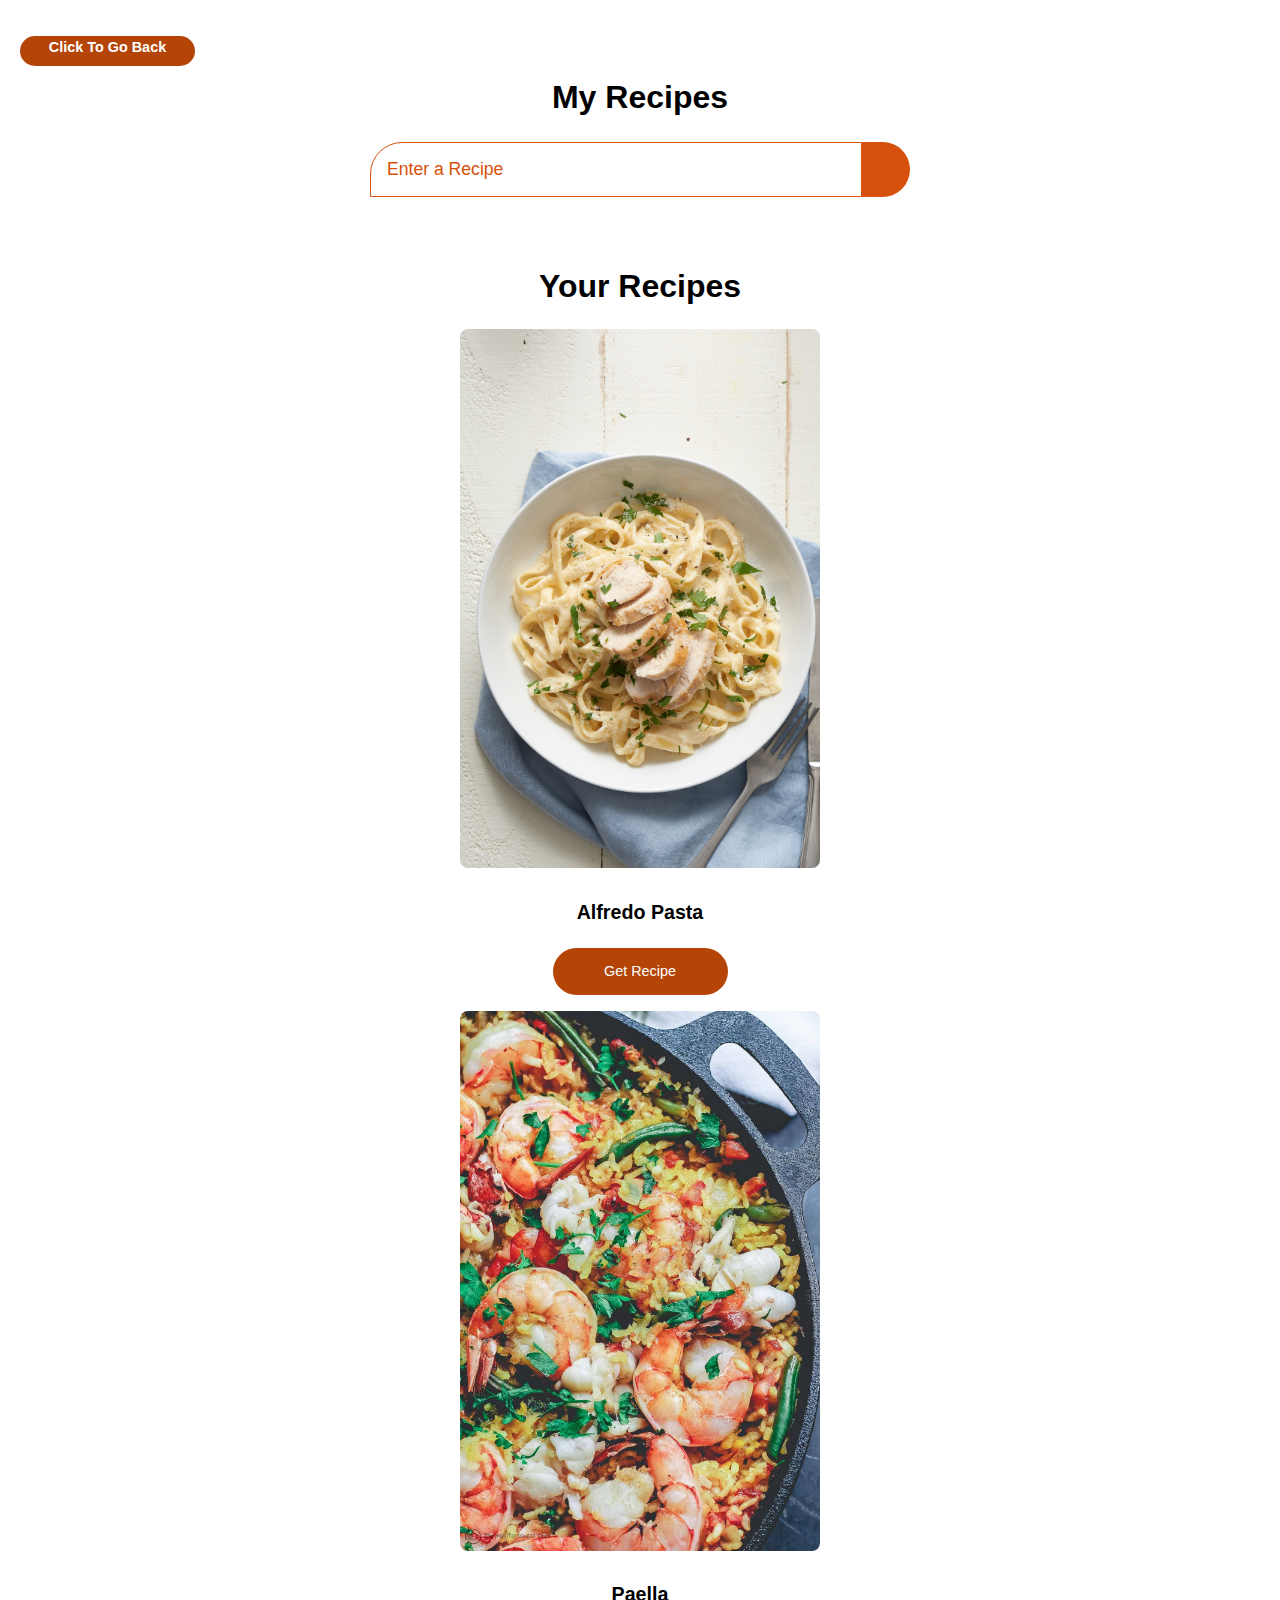
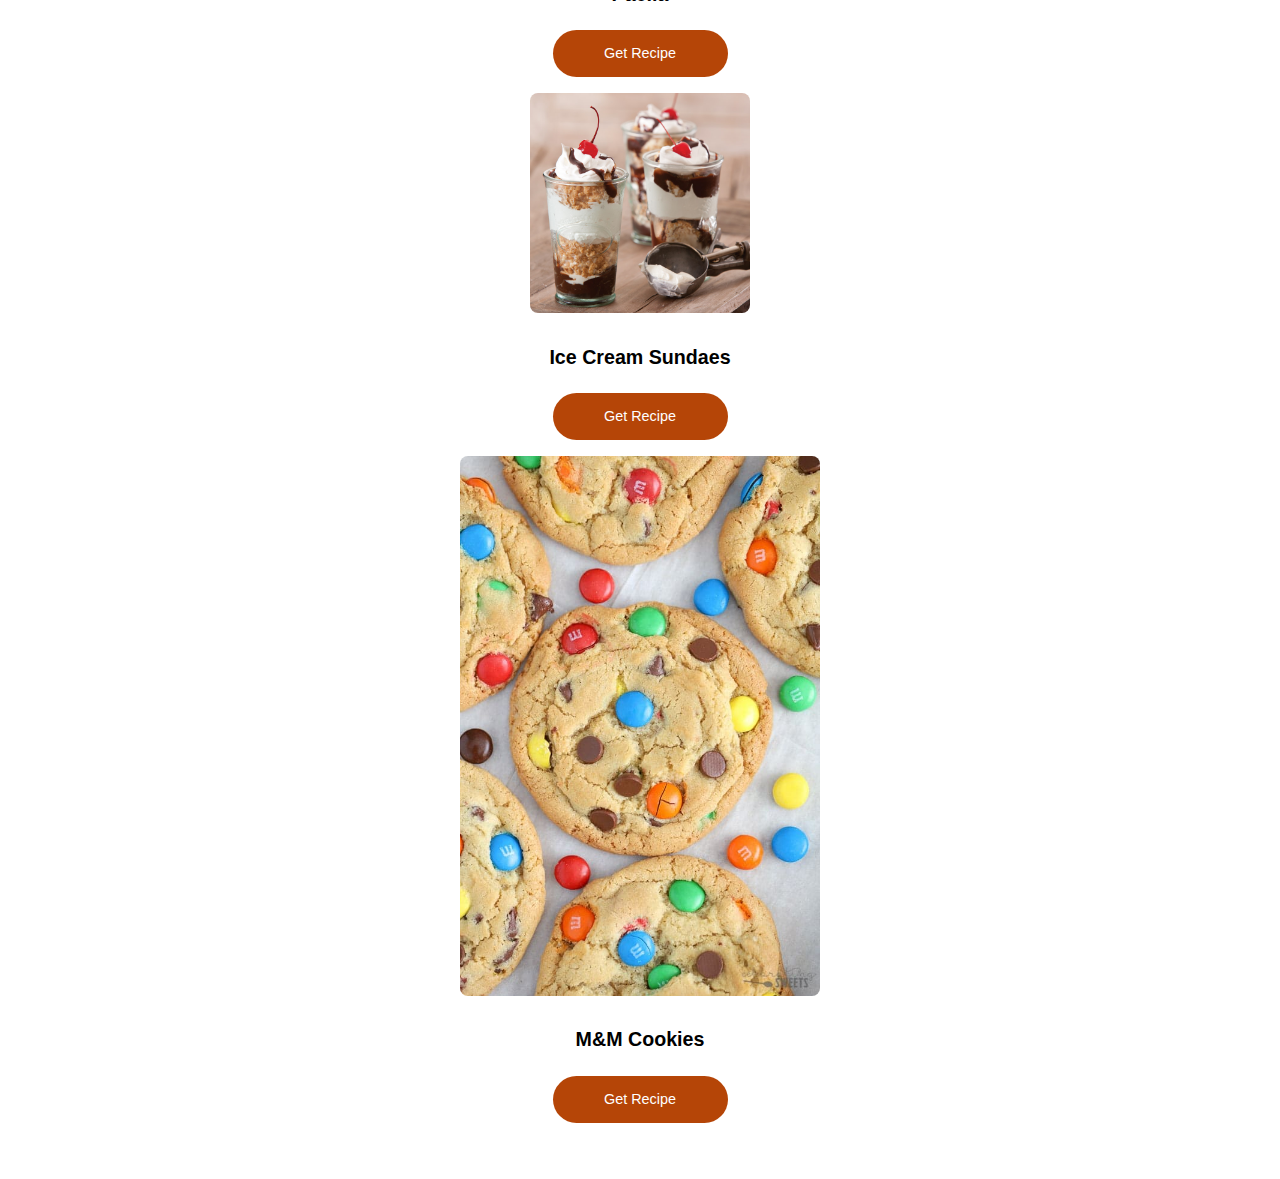
<file: index.html>
<!DOCTYPE html>
<html lang="en" dir="ltr">
  <head>
    <meta charset="utf-8">
    <meta name="viewport" content="width=device-width, initial-scale=1.0">
    <title>Discovery</title>
    <link rel="stylesheet" href="https://cdnjs.cloudflare.com/ajax/libs/font-awesome/5.15.1/css/all.min.css" integrity="sha512-+4zCK9k+qNFUR5X+cKL9EIR+ZOhtIloNl9GIKS57V1MyNsYpYcUrUeQc9vNfzsWfV28IaLL3i96P9sdNyeRssA==" crossorigin="anonymous" referrerpolicy="no-referrer" />
    <link rel="stylesheet" href="style.css">
  </head>
  <body>

<div class="container">
  <div class="meal-wrapper">
    <div class="meal-search">
    <h1 class= "title">My Recipes</h1>

      <div class="meal-search-box">
        <input type="text" class ="search-control"
        placeholder="Enter a Recipe" id="search-input">
        <button type="submit" class="search-btn btn" id="search-btn">
          <i class="fas fa-search"></i>
      </button>


      </div>
    </div>
   <div class="meal-result">
     <h2 class= "title">Your Recipes</h2>
     <div id="meal">
         </div>
       </div>

       <div class="meal-item"></div>
       <div class="meal-img">
         <img class="Alfredo" src="img/AlfredoPasta.jpg" alt="food">
      </div>
      <div class="meal-name">
        <h3>Alfredo Pasta</h3>
        <a href="Alfredo.html" class="recipe-btn">Get Recipe</a>
     </div>
     <div>
       <div class="meal-item"></div>
       <div class="meal-img">
         <img class="Paella" src="img/Paella.jpg" alt="food">
      </div>
      <div class="meal-name">
        <h3>Paella</h3>
        <a href="Paella.html" class="recipe-btn">Get Recipe</a>
      </div>
      <div>
        <div class="meal-item"></div>
        <div class="meal-img">
          <img class="IceCreamSundaes" src="img/IceCreamSundaes.jpg" alt="food">
       </div>
       <div class="meal-name">
         <h3>Ice Cream Sundaes</h3>
         <a href="Sundaes.html" class="recipe-btn">Get Recipe</a>
       </div>
       <div>
         <div class="meal-item"></div>
         <div class="meal-img">
           <img class="MnMCookies" src="img/M&MCookies.jpg" alt="food">
        </div>
        <div class="meal-name">
          <h3>M&M Cookies</h3>
          <a href="MnM.html" class="recipe-btn">Get Recipe</a>
       </div>
       <div>

         <a href="home.html" class="recipe-btnn">Click To Go Back</a>


   </div>
  </div>
</div>



</div>



<script src= "script.js"></script>
  </body>
</html>
</file>
<file: style.css>
›@import url('https://fonts.googleapis.com/css2?family=Poppins:wght@200&display=swap');

*{
  padding: 0;
  margin: 0;
  box-sizing: border-box;
}
:root{
  --tenne-tawny:#d6510B;
  --tenne-tawny-dark:#b54507;
}

 body{
   font-weight: 300;
   font-size: 1.05rem;
   line-height: 1.6;
   font-family: 'Poppins',sans-serif;
}

.recipe-btnn{
  cursor: pointer;
  margin-left: auto;
  position: absolute;
  top: 20px;
  left: 20px;
  width: 30px;
  height: 30px;
  text-decoration: none;
  color: #fff;
  background: var(--tenne-tawny-dark);
  font-weight: 700;
  font-size: 0.9rem;
  padding: 0.75rem 1;
  display: block;
  width: 175px;
  margin: 1rem auto;
  border-radius: 2rem;
  -webkit-border-radius:2rem;
  -moz-border-radius:2rem;
  -ms-border-radius:2rem;
  -o-border-radius:2rem;
  transition: all 0.4s linear;
  -webkit-transition: all 0.4s linear;
  -moz-transition: all 0.4s linear;
  -ms-transition: all 0.4s linear;
  -o-transition:all 0.4s linear;


}

.btn{
  font-family: inherit;
  cursor: pointer;
  outline: 0;
  font-size: 1.05rem;
  }

  .text{
    opacity: 0.8;
}

.title{
  font-size: 2rem;
  margin-bottom: 1rem;
}

.Alfredo{
  border-radius: 8px;
  max-width: 30%;
  height: auto;
}

.Paella{
  border-radius: 8px;
  max-width: 30%;
  height: auto;
}

.IceCreamSundaes{
  border-radius: 8px;
  max-width: 30%;
  height: 220px;
}

.MnMCookies{
  border-radius: 8px;
  max-width: 30%;
  height: auto;
}

.container{
    min-height: 100vh;
}

.meal-wrapper{
  max-width: 1280px;
  margin: 0 auto;
  padding: 2rem;
  background: #fff;
  text-align: center;
  }

.meal-search{
  margin: 2rem 0;
}

.meal-search cite{
  font-size: 1rem;
}

.meal-search-box{
  margin: 1.2rem 0;
  display: flex;
  align-items: stretch;
}

.search-control,
.search-btn{
  width: 100%;
}

.search-control{
  padding: 0 1rem;
  font-size: 1.1rem;
  font-family: inherit;
  outline: 0;
  border: 1px solid var(--tenne-tawny);
  color: var(--tenne-tawny);
  border-top-left-radius: 2rem;
  }

  .search-control::placeholder{
    color: var(--tenne-tawny);
}

.search-btn{
  width: 55px;
  height: 55px;
  font-size: 1.8rem;
  background: var(--tenne-tawny);
  color: #fff;
  border: none;
  border-top-right-radius: 2rem;
  border-bottom-right-radius: 2rem;
  transition: all 0.4s linear;
  -webkit-transition: all 0.4s linear;
  -moz-transition: all 0.4s linear;
  -ms-transition: all 0.4s linear;
  -o-transition:all 0.4s linear;
}

.search-btn:hover{
  background: var(--tenne-tawny-dark);
}

.meal-result{
  margin-top: 4rem;
}

.recipe-btn{
  text-decoration: none;
  color: #fff;
  background: var(--tenne-tawny-dark);
  font-weight: 500;
  font-size: 0.9rem;
  padding: 0.75rem 0;
  display: block;
  width: 175px;
  margin: 1rem auto;
  border-radius: 2rem;
  -webkit-border-radius:2rem;
  -moz-border-radius:2rem;
  -ms-border-radius:2rem;
  -o-border-radius:2rem;
  transition: all 0.4s linear;
  -webkit-transition: all 0.4s linear;
  -moz-transition: all 0.4s linear;
  -ms-transition: all 0.4s linear;
  -o-transition:all 0.4s linear;
}

.recipe-btn:hover{
  background: var(--tenne-tawny-dark);
}

/* Media Queries */
@media only screen and (min-width: 600px) {
  .meal-search-box{
    width: 540px;
    margin-left: auto;
    margin-right: auto;
  }
}

/* Media Queries */
@media only screen and (min-width: 750px) {
  #meal{
    display: grid;
    grid-template-columns: repeat(2, 1fr);
    gap: 2rem;
  }
}
  .meal-item{
    margin: 0;
  }


@media only screen and (min-width: 992px) {
  #meal{
    grid-template-columns: repeat(3, 1fr);
  }
</file>
